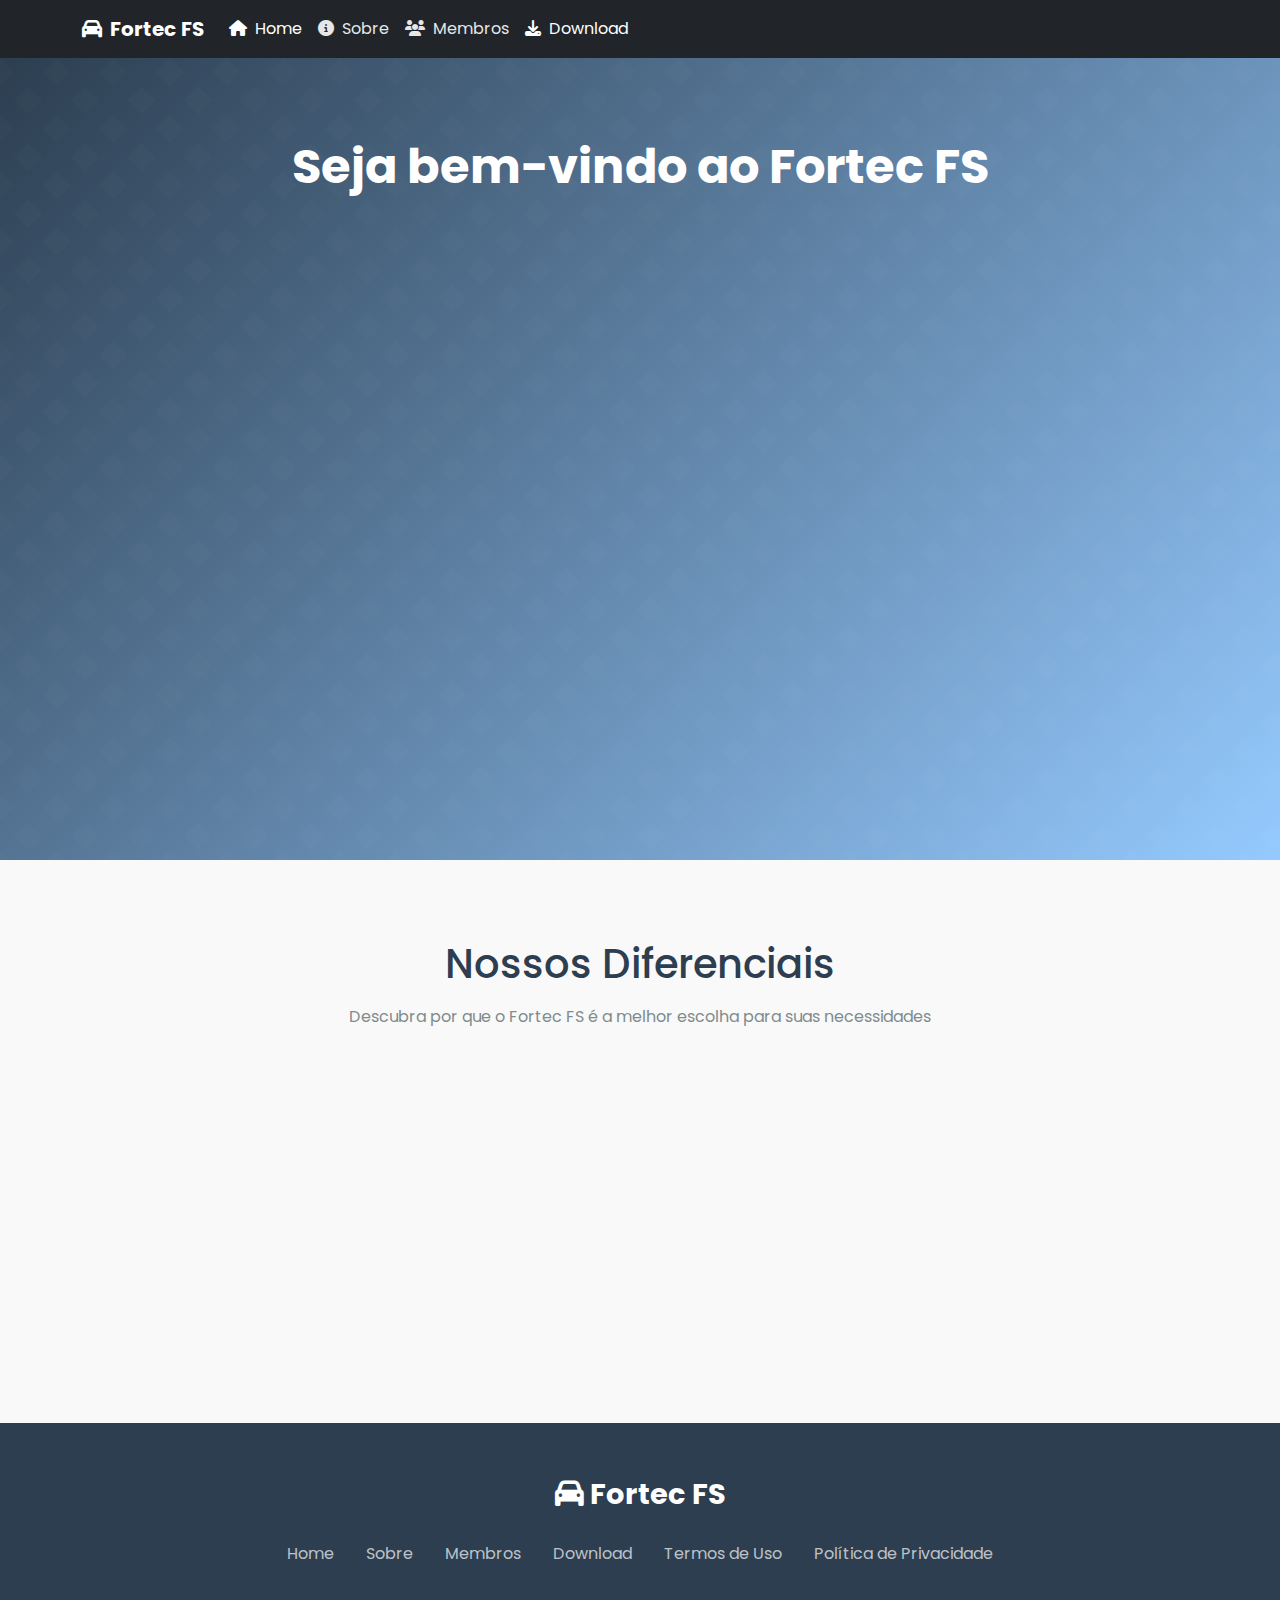
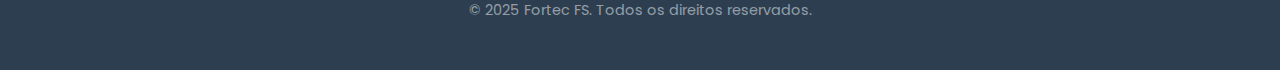
<file: index.html>
<!DOCTYPE html>
<html lang="pt-br">
<head>
    <meta charset="UTF-8">
    <meta name="viewport" content="width=device-width, initial-scale=1.0">
    <title>Fortec FS</title>
    <!-- Font Awesome -->
    <link rel="stylesheet" href="https://cdnjs.cloudflare.com/ajax/libs/font-awesome/6.4.0/css/all.min.css">
    <!-- Google Fonts -->
    <link href="https://fonts.googleapis.com/css2?family=Poppins:wght@300;400;500;600;700&display=swap" rel="stylesheet">
    <link href="https://cdn.jsdelivr.net/npm/bootstrap@5.3.6/dist/css/bootstrap.min.css" rel="stylesheet">
    <link rel="stylesheet" href="https://cdnjs.cloudflare.com/ajax/libs/font-awesome/6.4.0/css/all.min.css">
    <style>
        :root {
            --primary-color: #2c3e50;
            --secondary-color: #2c3e50;
            --accent-color: #e74c3c;
            --light-color: #ecf0f1;
            --dark-color: #95caff;
            --text-color: #333;
            --text-light: #7f8c8d;
        }

        * {
            margin: 0;
            padding: 0;
            box-sizing: border-box;
        }

        body {
            font-family: 'Poppins', sans-serif;
            color: var(--text-color);
            background-color: #f9f9f9;
            line-height: 1.6;
        }

        /* Navbar */


        /* Hero Section */
        .hero {
            background: linear-gradient(135deg, var(--primary-color), var(--dark-color));
            color: white;
            padding: 5rem 2rem;
            text-align: center;
            position: relative;
            overflow: hidden;
        }

        .hero::before {
            content: '';
            position: absolute;
            top: 0;
            left: 0;
            width: 100%;
            height: 100%;
            background: url('[data-uri]');
            opacity: 0.5;
        }

        .hero-content {
            max-width: 1200px;
            margin: 0 auto;
            position: relative;
            z-index: 1;
        }

        .hero h1 {
            font-size: 3rem;
            font-weight: 700;
            margin-bottom: 1.5rem;
            animation: fadeInUp 1s ease;
        }

        .hero h2 {
            font-size: 1.5rem;
            font-weight: 400;
            margin-bottom: 2rem;
            opacity: 0.9;
            animation: fadeInUp 1s ease 0.3s forwards;
            opacity: 0;
        }

        .hero-image {
            max-width: 400px;
            margin: 2rem auto;
            animation: fadeIn 1.5s ease 0.6s forwards;
            opacity: 0;
            transform: translateY(20px);
        }

        .hero-image img {
            width: 100%;
            height: auto;
            filter: drop-shadow(0 10px 20px rgba(0, 0, 0, 0.3));
        }

        .cta-button {
            display: inline-block;
            background-color: var(--secondary-color);
            color: white;
            padding: 0.8rem 2rem;
            border-radius: 50px;
            text-decoration: none;
            font-weight: 600;
            margin-top: 1rem;
            transition: all 0.3s ease;
            box-shadow: 0 4px 15px rgba(157, 216, 255, 0.3);
            animation: fadeInUp 1s ease 0.9s forwards;
            opacity: 0;
        }

        .cta-button:hover {
            background-color: #2980b9;
            transform: translateY(-3px);
            box-shadow: 0 6px 20px rgb(139, 209, 255);
        }

        /* Features Section */
        .features {
            padding: 5rem 2rem;
            max-width: 1200px;
            margin: 0 auto;
        }

        .section-title {
            text-align: center;
            margin-bottom: 3rem;
        }

        .section-title h2 {
            font-size: 2.5rem;
            color: var(--primary-color);
            margin-bottom: 1rem;
        }

        .section-title p {
            color: var(--text-light);
            max-width: 700px;
            margin: 0 auto;
        }

        .features-grid {
            display: grid;
            grid-template-columns: repeat(auto-fit, minmax(300px, 1fr));
            gap: 2rem;
        }

        .feature-card {
            background: white;
            border-radius: 10px;
            padding: 2rem;
            box-shadow: 0 5px 15px rgba(0, 0, 0, 0.05);
            transition: transform 0.3s ease, box-shadow 0.3s ease;
            text-align: center;
        }

        .feature-card:hover {
            transform: translateY(-10px);
            box-shadow: 0 15px 30px rgba(0, 0, 0, 0.1);
        }

        .feature-icon {
            font-size: 2.5rem;
            color: var(--secondary-color);
            margin-bottom: 1.5rem;
        }

        .feature-card h3 {
            font-size: 1.3rem;
            margin-bottom: 1rem;
            color: var(--primary-color);
        }

        .feature-card p {
            color: var(--text-light);
        }

        /* Footer */
        footer {
            background-color: var(--primary-color);
            color: white;
            padding: 3rem 2rem;
            text-align: center;
        }

        .footer-content {
            max-width: 1200px;
            margin: 0 auto;
        }

        .footer-logo {
            font-size: 1.8rem;
            font-weight: 700;
            margin-bottom: 1.5rem;
            display: inline-block;
        }

        .footer-links {
            display: flex;
            justify-content: center;
            flex-wrap: wrap;
            margin-bottom: 2rem;
        }

        .footer-link {
            color: rgba(255, 255, 255, 0.7);
            margin: 0 1rem;
            text-decoration: none;
            transition: color 0.3s ease;
        }

        .footer-link:hover {
            color: white;
        }

        .social-links {
            margin-bottom: 2rem;
        }

        .social-link {
            color: white;
            background-color: rgba(255, 255, 255, 0.1);
            width: 40px;
            height: 40px;
            border-radius: 50%;
            display: inline-flex;
            align-items: center;
            justify-content: center;
            margin: 0 0.5rem;
            transition: all 0.3s ease;
        }

        .social-link:hover {
            background-color: var(--secondary-color);
            transform: translateY(-3px);
        }

        .copyright {
            color: rgba(255, 255, 255, 0.5);
            font-size: 0.9rem;
        }

        /* Animations */
        @keyframes fadeInUp {
            from {
                opacity: 0;
                transform: translateY(20px);
            }
            to {
                opacity: 1;
                transform: translateY(0);
            }
        }

        @keyframes fadeIn {
            from {
                opacity: 0;
            }
            to {
                opacity: 1;
            }
        }

        /* Responsive */
        @media (max-width: 768px) {
            .hero h1 {
                font-size: 2.2rem;
            }
            
            .hero h2 {
                font-size: 1.2rem;
            }
            
            .section-title h2 {
                font-size: 2rem;
            }
        }
        /* --- Estilos Base (Ajuste se necessário, mas crucial para a transição) --- */
.feature-card {
    /* Estilização visual básica (ajuste a seu gosto) */
    padding: 20px;
    text-align: center;
    border-radius: 8px;
    background-color: #fff;
    box-shadow: 0 4px 6px rgba(0, 0, 0, 0.1); /* Sombra inicial sutil */

    /* ESSENCIAL 1: Define as propriedades que serão animadas e o tempo */
    transition: transform 0.3s ease, box-shadow 0.3s ease;
}

.feature-card .feature-icon i {
    /* Estilização visual básica do ícone */
    font-size: 3rem;
    color: #007bff; /* Cor primária inicial */
    margin-bottom: 1rem;

    /* ESSENCIAL 2: Define a transição de cor para o ícone */
    transition: color 0.3s ease;
}


/* --- ANIMAÇÃO DE HOVER (Quando o mouse encosta) --- */

/* 1. Animação do Card */
.feature-card:hover {
    /* Efeito de "levantamento": move para cima e aumenta a sombra */
    transform: translateY(-8px); /* Move o card 8px para cima */
    box-shadow: 0 15px 25px rgba(0, 0, 0, 0.2); /* Sombra mais intensa */
}

/* 2. Animação do Ícone (muda a cor quando o card está em hover) */
.feature-card:hover .feature-icon i {
    /* Nova cor para destaque (ex: um tom de azul mais escuro) */
    color: #0056b3; 
}

        /* ANIMAÇÃO DE HOVER (Quando o mouse encosta no Card) */
        .feature-card:hover {
            /* Efeito de Levantamento */
            transform: translateY(-10px); 

            /* Sombra Aumentada */
            box-shadow: 0 20px 30px rgba(0, 0, 0, 0.25);
        }
    </style>
</head>
<body>
    <nav class="navbar navbar-expand-lg navbar-dark bg-dark">
        <div class="container">
            <a class="navbar-brand fw-bold" href="#">
                <i class="fas fa-car me-2"></i>Fortec FS
            </a>
            <button class="navbar-toggler" type="button" data-bs-toggle="collapse" data-bs-target="#navbarNav">
                <span class="navbar-toggler-icon"></span>
            </button>
            <div class="collapse navbar-collapse" id="navbarNav">
                <ul class="navbar-nav me-auto">
                    <li class="nav-item">
                        <a class="nav-link active" href="index.html"><i class="fas fa-home me-1"></i> Home</a>
                    </li>
                    <li class="nav-item">
                        <a class="nav-link" href="sobre.html" style="color :rgb(231, 231, 231)"><i class="fas fa-info-circle me-1"></i> Sobre</a>
                    </li>
                    <li class="nav-item">
                        <a class="nav-link" href="membros.html" style="color :rgb(231, 231, 231)"><i class="fas fa-users me-1"></i> Membros</a>
                    </li>
                    <li class="nav-item">
                        <a class="nav-link active" href="download.html" style="color: rgb(255, 255, 255) !important;"><i class="fas fa-download me-1"></i> Download</a>
                    </li>
                </ul>
            </div>
        </div>
    </nav>

    <section class="hero">
        <div class="hero-content">
            <h1>Seja bem-vindo ao Fortec FS</h1>
            <h2>Uma busca rápida, simples e que pode ser feita do conforto de seu celular</h2>
            <div class="hero-image">
                <img src="carro_fortec-removebg-preview-removebg-preview.png" alt="Carro Fortec FS">
            </div>
            <a href="download.html" class="cta-button">
                <i class="fas fa-download"></i> Baixar Agora
            </a>
        </div>
    </section>

    <section class="features">
        <div class="section-title">
            <h2>Nossos Diferenciais</h2>
            <p>Descubra por que o Fortec FS é a melhor escolha para suas necessidades</p>
        </div>
        <div class="features-grid">
            <div class="feature-card">
                <div class="feature-icon">
                    <i class="fas fa-bolt"></i>
                </div>
                <h3>Rápido e Eficiente</h3>
                <p>Nossa tecnologia garante buscas instantâneas com resultados precisos em segundos.</p>
            </div>
            <div class="feature-card">
                <div class="feature-icon">
                    <i class="fas fa-mobile-alt"></i>
                </div>
                <h3>Otimizado para Mobile</h3>
                <p>Interface intuitiva especialmente projetada para uso em dispositivos móveis.</p>
            </div>
            <div class="feature-card">
                <div class="feature-icon">
                    <i class="fas fa-shield-alt"></i>
                </div>
                <h3>Segurança Garantida</h3>
                <p>Proteção de dados e privacidade são nossas prioridades absolutas.</p>
            </div>
        </div>
    </section>

    <footer>
        <div class="footer-content">
            <div class="footer-logo">
                <i class="fas fa-car"></i> Fortec FS
            </div>
            <div class="footer-links">
                <a href="index.html" class="footer-link">Home</a>
                <a href="sobre.html" class="footer-link">Sobre</a>
                <a href="membros.html" class="footer-link">Membros</a>
                <a href="download.html" class="footer-link">Download</a>
                <a href="#" class="footer-link">Termos de Uso</a>
                <a href="#" class="footer-link">Política de Privacidade</a>
            </div>
            <div class="copyright">
                &copy; 2025 Fortec FS. Todos os direitos reservados.
            </div>
        </div>
    </footer>

    <script src="https://cdn.jsdelivr.net/npm/bootstrap@5.3.6/dist/js/bootstrap.bundle.min.js" integrity="sha384-j1CDi7MgGQ12Z7Qab0qlWQ/Qqz24Gc6BM0thvEMVjHnfYGF0rmFCozFSxQBxwHKO" crossorigin="anonymous"></script>
    <script>
        // Simple animation on scroll
        document.addEventListener('DOMContentLoaded', function() {
            const featureCards = document.querySelectorAll('.feature-card');
            
            const observer = new IntersectionObserver((entries) => {
                entries.forEach((entry, index) => {
                    if (entry.isIntersecting) {
                        setTimeout(() => {
                            entry.target.style.opacity = '1';
                            entry.target.style.transform = 'translateY(0)';
                        }, index * 200);
                    }
                });
            }, { threshold: 0.1 });
            
            featureCards.forEach(card => {
                card.style.opacity = '0';
                card.style.transform = 'translateY(20px)';
                card.style.transition = 'opacity 0.6s ease, transform 0.6s ease';
                observer.observe(card);
            });
        });
    </script>
</body>
</html>
</file>
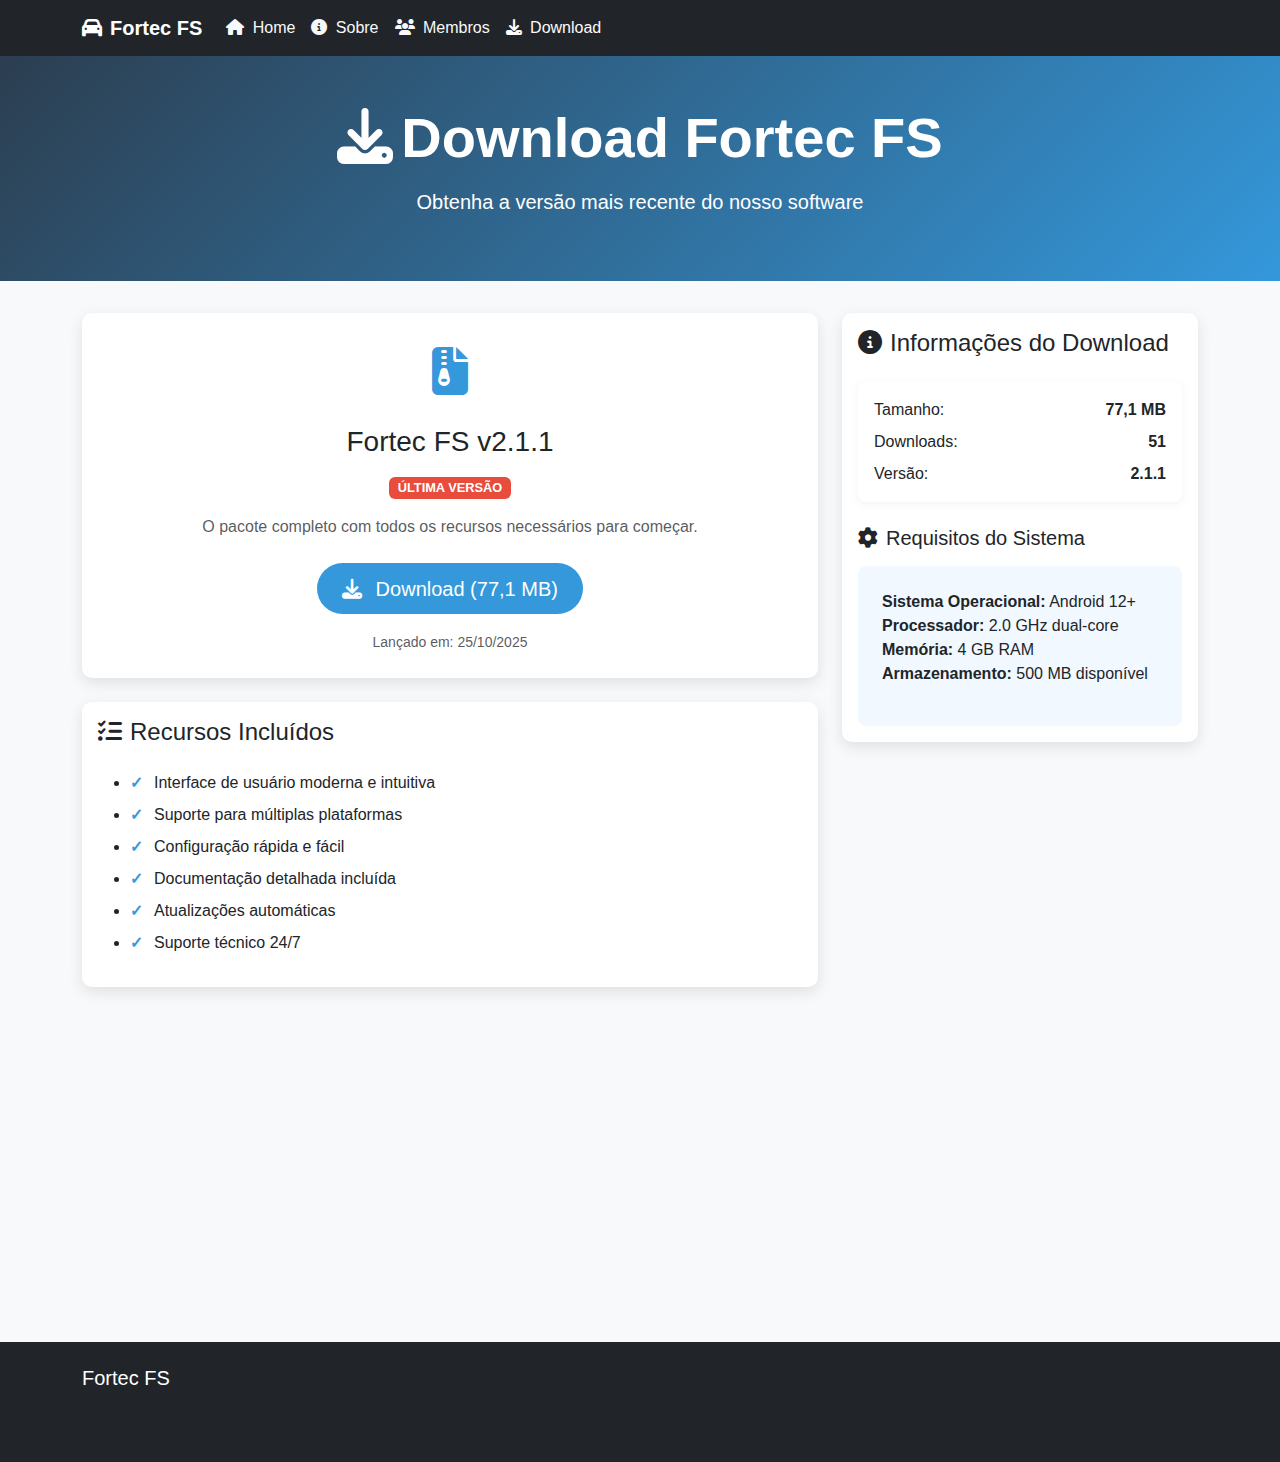
<file: download.html>
<!DOCTYPE html>
<html lang="en">
<head>
    <meta charset="UTF-8">
    <meta name="viewport" content="width=device-width, initial-scale=1.0">
    <title>Download - Fortec FS</title>
    <link href="https://cdn.jsdelivr.net/npm/bootstrap@5.3.6/dist/css/bootstrap.min.css" rel="stylesheet">
    <link rel="stylesheet" href="https://cdnjs.cloudflare.com/ajax/libs/font-awesome/6.4.0/css/all.min.css">
    <style>
        :root {
            --primary-color: #3498db;
            --secondary-color: #2c3e50;
            --accent-color: #e74c3c;
        }
        
        body {
            background-color: #f8f9fa;
            font-family: 'Segoe UI', Tahoma, Geneva, Verdana, sans-serif;
        }
        
        .download-header {
            background: linear-gradient(135deg, var(--secondary-color), var(--primary-color));
            color: white;
            padding: 3rem 0;
            margin-bottom: 2rem;
            text-align: center;
        }
        
        /* ---------------------------------------------------- */
        /* NOVO CSS PARA O EFEITO DE APARECIMENTO (FADE-IN) */
        /* ---------------------------------------------------- */

        .fade-in-element {
            opacity: 0; /* Inicia o elemento invisível */
            transform: translateY(20px); /* Começa ligeiramente abaixo */
            transition: opacity 0.8s ease-out, transform 0.8s ease-out; /* Transição suave */
        }

        .fade-in-element.visible {
            opacity: 1; /* Torna o elemento totalmente visível */
            transform: translateY(0); /* Move para a posição original */
        }
        
        /* ---------------------------------------------------- */
        /* CSS JÁ EXISTENTE */
        /* ---------------------------------------------------- */

        .download-card {
            border: none;
            border-radius: 10px;
            box-shadow: 0 5px 15px rgba(0,0,0,0.1);
            transition: transform 0.3s, box-shadow 0.3s;
            margin-bottom: 2rem;
        }
        
        .download-card:hover {
            transform: translateY(-5px);
            box-shadow: 0 10px 25px rgba(0,0,0,0.15);
        }
        
        .download-icon {
            font-size: 3rem;
            color: var(--primary-color);
            margin-bottom: 1rem;
        }
        
        .btn-download {
            background-color: var(--primary-color);
            color: white;
            padding: 0.6rem 1.5rem;
            border-radius: 30px;
            font-weight: 500;
            transition: all 0.3s;
        }
        
        .btn-download:hover {
            background-color: var(--secondary-color);
            color: white;
            transform: scale(1.05);
        }
        
        .version-badge {
            background-color: var(--accent-color);
            font-size: 0.8rem;
        }
        
        .system-requirements {
            background-color: #f1f8ff;
            border-radius: 8px;
            padding: 1.5rem;
        }
        
        .feature-list li {
            margin-bottom: 0.5rem;
            position: relative;
            padding-left: 1.5rem;
        }
        
        .feature-list li:before {
            content: "✓";
            color: var(--primary-color);
            position: absolute;
            left: 0;
            font-weight: bold;
        }
        
        .download-stats {
            background-color: white;
            border-radius: 8px;
            padding: 1rem;
            box-shadow: 0 2px 10px rgba(0,0,0,0.05);
        }
    </style>
</head>
<body>
    <nav class="navbar navbar-expand-lg navbar-dark bg-dark">
        <div class="container">
            <a class="navbar-brand fw-bold" href="index.html">
                <i class="fas fa-car me-2"></i>Fortec FS
            </a>
            <button class="navbar-toggler" type="button" data-bs-toggle="collapse" data-bs-target="#navbarNav">
                <span class="navbar-toggler-icon"></span>
            </button>
            <div class="collapse navbar-collapse" id="navbarNav">
                <ul class="navbar-nav me-auto">
                    <li class="nav-item">
                        <a class="nav-link text-light" href="index.html"><i class="fas fa-home me-1"></i> Home</a>
                    </li>
                    <li class="nav-item">
                        <a class="nav-link text-light" href="sobre.html"><i class="fas fa-info-circle me-1"></i> Sobre</a>
                    </li>
                    <li class="nav-item">
                        <a class="nav-link text-light" href="membros.html"><i class="fas fa-users me-1"></i> Membros</a>
                    </li>
                    <li class="nav-item">
                        <a class="nav-link active" href="download.html" style="color: rgb(255, 251, 251) !important;"><i class="fas fa-download me-1"></i> Download</a>
                    </li>
                </ul>
            </div>
        </div>
    </nav>

    <div class="download-header fade-in-element visible">
        <div class="container">
            <h1 class="display-4 fw-bold mb-3"><i class="fas fa-download me-2"></i>Download Fortec FS</h1>
            <p class="lead">Obtenha a versão mais recente do nosso software</p>
        </div>
    </div>

    <div class="container">
        <div class="row">
            <div class="col-lg-8">
                <div class="card download-card mb-4 fade-in-element">
                    <div class="card-body text-center py-4">
                        <div class="download-icon">
                            <i class="fas fa-file-archive"></i>
                        </div>
                        <h2 class="h3 mb-3">Fortec FS v2.1.1</h2>
                        <span class="badge version-badge mb-3">ÚLTIMA VERSÃO</span>
                        <p class="text-muted mb-4">O pacote completo com todos os recursos necessários para começar.</p>

                        <a href="https://www.mediafire.com/file/kcs9e7r0xvozejv/app-release.apk/file" 
                            class="btn btn-download btn-lg" 
                            target="_blank" 
                            rel="noopener noreferrer">
                            <i class="fas fa-download me-2"></i> Download (77,1 MB)
                        </a>
                        <div class="mt-3">
                            <small class="text-muted">Lançado em: 25/10/2025</small>
                        </div>
                    </div>
                </div>

                <div class="card download-card fade-in-element">
                    <div class="card-body">
                        <h3 class="h4 mb-4"><i class="fas fa-list-check me-2"></i>Recursos Incluídos</h3>
                        <ul class="feature-list">
                            <li>Interface de usuário moderna e intuitiva</li>
                            <li>Suporte para múltiplas plataformas</li>
                            <li>Configuração rápida e fácil</li>
                            <li>Documentação detalhada incluída</li>
                            <li>Atualizações automáticas</li>
                            <li>Suporte técnico 24/7</li>
                        </ul>
                    </div>
                </div>
            </div>

            <div class="col-lg-4">
                <div class="card download-card mb-4 fade-in-element">
                    <div class="card-body">
                        <h3 class="h4 mb-4"><i class="fas fa-info-circle me-2"></i>Informações do Download</h3>
                        <div class="download-stats mb-4">
                            <div class="d-flex justify-content-between mb-2">
                                <span>Tamanho:</span>
                                <strong>77,1 MB</strong>
                            </div>
                            <div class="d-flex justify-content-between mb-2">
                                <span>Downloads:</span>
                                <strong>51</strong>
                            </div>
                            <div class="d-flex justify-content-between">
                                <span>Versão:</span>
                                <strong>2.1.1</strong>
                            </div>
                        </div>
                        
                        <h4 class="h5 mt-4 mb-3"><i class="fas fa-cog me-2"></i>Requisitos do Sistema</h4>
                        <div class="system-requirements">
                            <ul class="list-unstyled">
                                <li><strong>Sistema Operacional:</strong> Android 12+</li>
                                <li><strong>Processador:</strong> 2.0 GHz dual-core</li>
                                <li><strong>Memória:</strong> 4 GB RAM</li>
                                <li><strong>Armazenamento:</strong> 500 MB disponível</li>
                            </ul>
                        </div>
                    </div>
                </div>

                <div class="card download-card fade-in-element">
                    <div class="card-body">
                        <h3 class="h4 mb-3"><i class="fas fa-history me-2"></i>Versões Anteriores</h3>
                        <div class="list-group">
                            <a href="#" class="list-group-item list-group-item-action d-flex justify-content-between align-items-center">
                                v0.9.5 Beta incompleto e inativado
                                <span class="badge bg-secondary">25 MB</span>
                            </a>
                            <a href="#" class="list-group-item list-group-item-action d-flex justify-content-between align-items-center">
                                v0.9.0 Beta inativado
                                <span class="badge bg-secondary">23 MB</span>
                            </a>
                            <a href="#" class="list-group-item list-group-item-action d-flex justify-content-between align-items-center">
                                v0.8.5 Alpha inativado
                                <span class="badge bg-secondary">20 MB</span>
                            </a>
                        </div>
                    </div>
                </div>
            </div>
        </div>

        <div class="row mt-4">
            <div class="col-12">
                <div class="card download-card fade-in-element">
                    <div class="card-body">
                        <h3 class="h4 mb-3"><i class="fas fa-question-circle me-2"></i>Precisa de ajuda?</h3>
                        <p>Se você encontrar qualquer problema durante o download ou instalação, por favor consulte nossa <a href="#">documentação</a> ou entre em contato com nosso <a href="#">suporte técnico</a>.</p>
                        <div class="alert alert-info mt-3">
                            <i class="fas fa-exclamation-circle me-2"></i>
                            Qualquer duvida ou error contatar os desenvolvedores do projeto
                        </div>
                    </div>
                </div>
            </div>
        </div>
    </div>

    <footer class="bg-dark text-white py-4 mt-5 fade-in-element visible">
        <div class="container">
            <div class="row">
                <div class="col-md-6">
                    <h5>Fortec FS</h5>
                    <p class="text-muted">O melhor software de consulta de placas para suas necessidades.</p>
                </div>
                <div class="col-md-6 text-md-end">
                    <p class="text-muted mb-0">&copy; 2025 Fortec FS. Todos os direitos reservados.</p>
                </div>
            </div>
        </div>
    </footer>

    <script src="https://cdn.jsdelivr.net/npm/bootstrap@5.3.6/dist/js/bootstrap.bundle.min.js"></script>

    <script>
        document.addEventListener('DOMContentLoaded', (event) => {
            const elements = document.querySelectorAll('.fade-in-element');
            let delay = 0;

            elements.forEach(element => {
                // Se o elemento não tiver a classe 'visible' (como os cards), ele é animado
                if (!element.classList.contains('visible')) {
                    setTimeout(() => {
                        element.classList.add('visible');
                    }, delay);
                    // Aumenta o atraso para o próximo elemento para criar um efeito cascata
                    delay += 300; // Atraso de 150ms entre cada card
                }
            });
        });
    </script>
</body>
</html>
</file>
